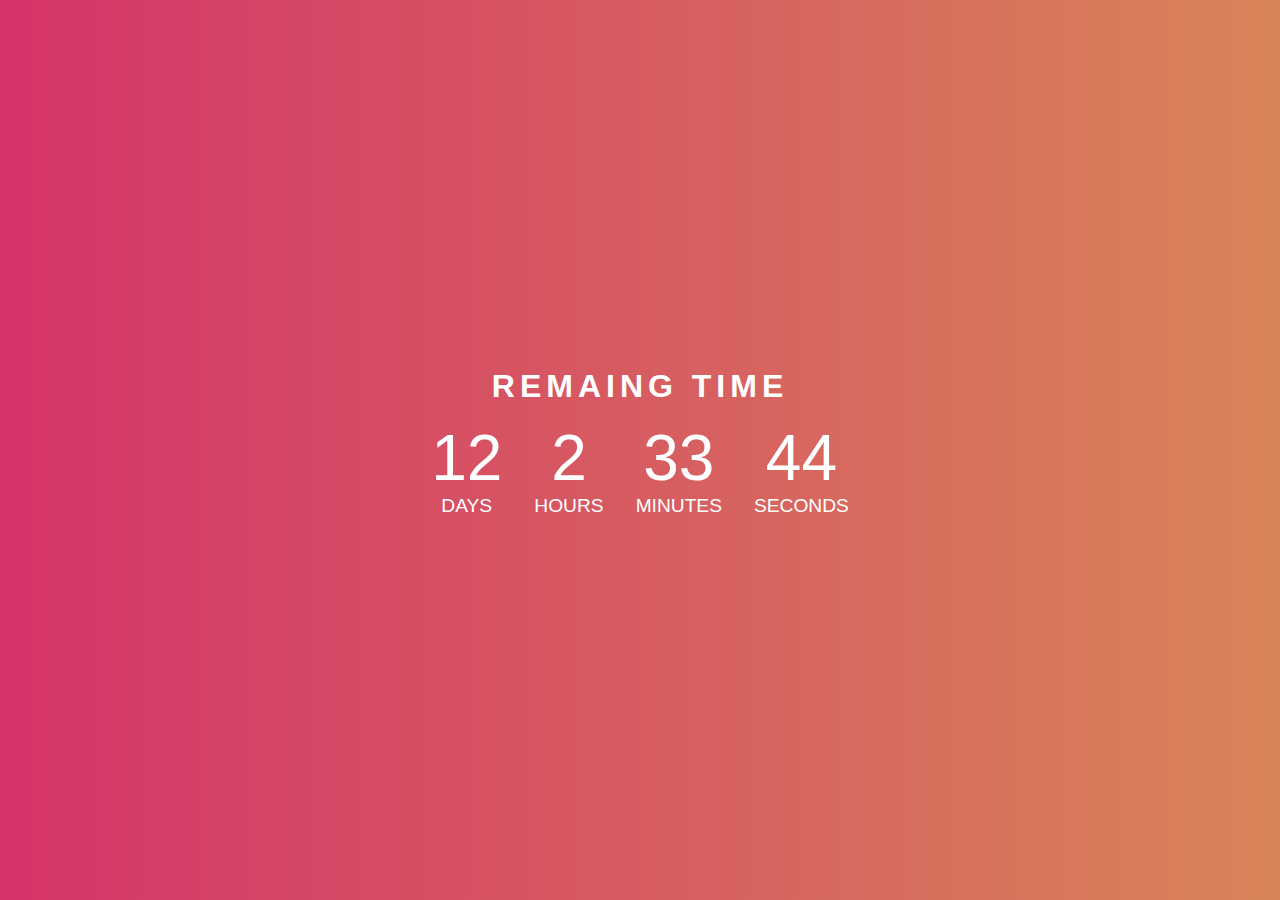
<file: Countdown Timer/index.html>
<!DOCTYPE html>
<html lang="en">
  <head>
    <meta charset="UTF-8" />
    <meta http-equiv="X-UA-Compatible" content="IE=edge" />
    <meta name="viewport" content="width=device-width, initial-scale=1.0" />
    <title>Document</title>

    <link rel="stylesheet" href="style.css" />
  </head>
  <body>
    <div class="container">
      <h1>Remaing Time</h1>

      <div class="counterTimer">
        <p><span class="days">12</span> Days</p>
        <p><span class="hours">2</span> Hours</p>
        <p><span class="minutes">33</span> Minutes</p>
        <p><span class="seconds">44</span> Seconds</p>
      </div>
    </div>
  </body>

  <script src="./index.js"></script>
</html>
</file>
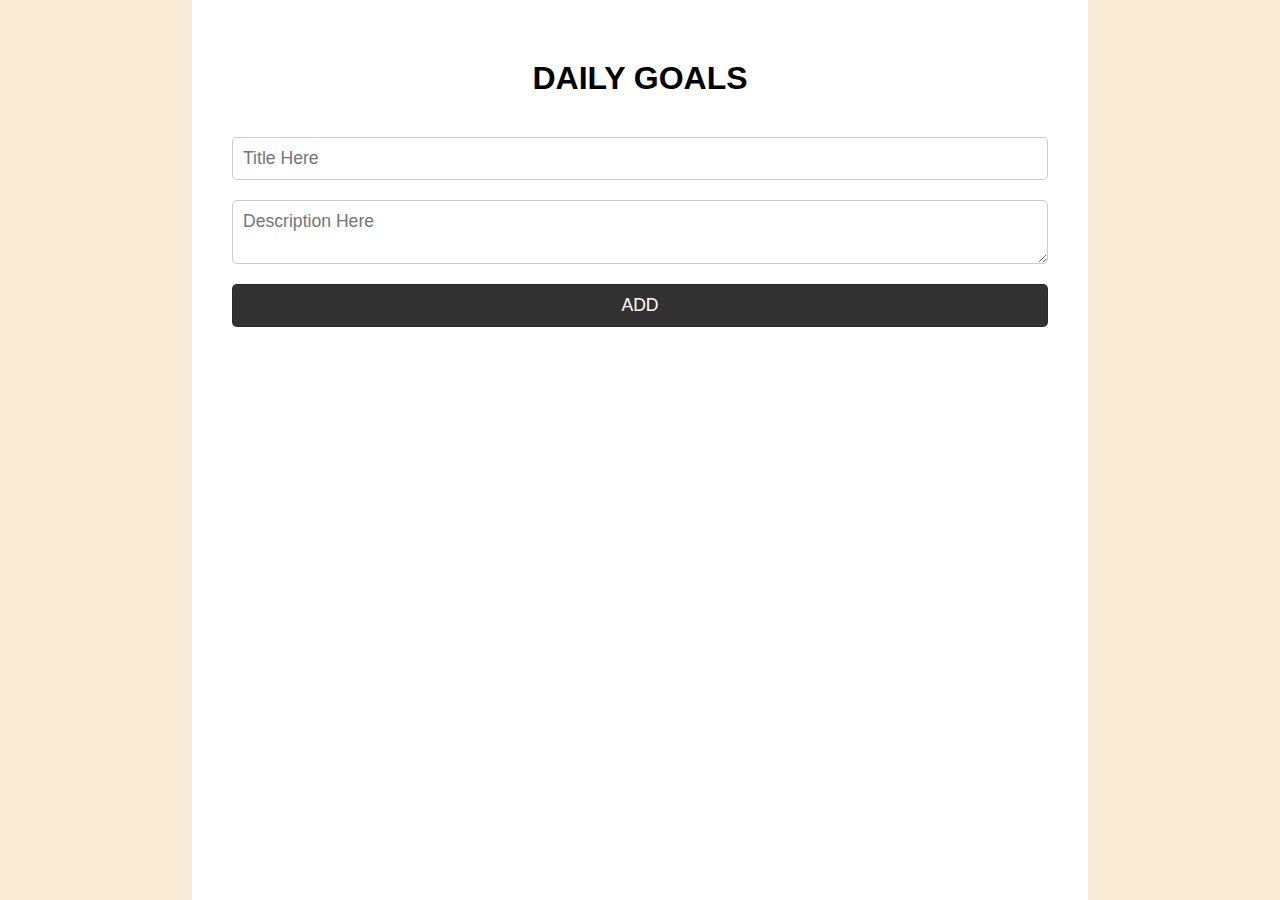
<file: Daily Goals/index.html>
<!DOCTYPE html>
<html lang="en">
  <head>
    <meta charset="UTF-8" />
    <meta http-equiv="X-UA-Compatible" content="IE=edge" />
    <meta name="viewport" content="width=device-width, initial-scale=1.0" />
    <title>Daily Goals</title>
    <link rel="stylesheet" href="style.css" />
  </head>
  <body>
    <div class="container">
      <h1>DAILY GOALS</h1>
      <form>
        <input type="text" id="title" placeholder="Title Here" required />

        <textarea
          id="description"
          placeholder="Description Here"
          required
        ></textarea>

        <button type="submit">ADD</button>
      </form>

      <!-- <div class="task">
        <div>
          <p>Title Here</p>
          <span>Description Here</span>
        </div>
        <button class="deleteBtn">-</button>
      </div> -->
    </div>
  </body>
  <script src="./index.js"></script>
</html>
</file>
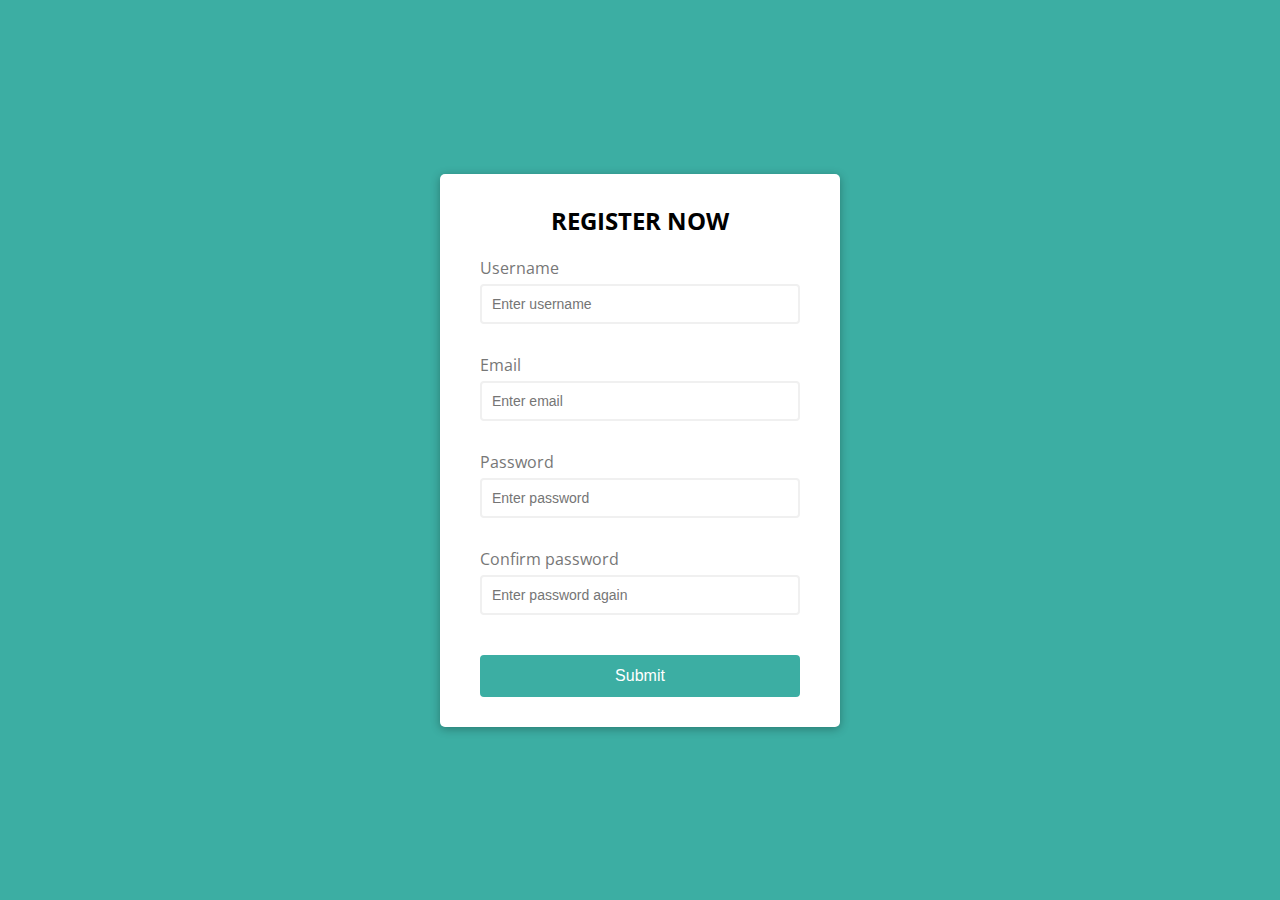
<file: form-validator/index.html>
<!DOCTYPE html>
<html lang="en">
<head>
    <meta charset="UTF-8">
    <meta http-equiv="X-UA-Compatible" content="IE=edge">
    <meta name="viewport" content="width=device-width, initial-scale=1.0">
    <link rel="stylesheet" href="style.css">
    <title>My Login Form</title>
</head>
<body>
    <div class="container">
        <form id="form" class="form">
            <h2>REGISTER NOW</h2>
            <div class="form-control">
                <label for="username">Username</label>
                <input type="text" id="username" placeholder="Enter username">
                <small>Error message</small>
            </div>
            <div class="form-control">
                <label for="email">Email</label>
                <input type="text" id="email" placeholder="Enter email">
                <small>Error message</small>
            </div>
            <div class="form-control">
                <label for="password">Password</label>
                <input type="new-password" id="password" placeholder="Enter password">
                <small>Error message</small>
            </div>
            <div class="form-control">
                <label for="password2">Confirm password</label>
                <input type="new-password" id="password2" placeholder="Enter password again">
                <small>Error message</small>
            </div>
            <button type="submit">Submit</button>
        </form>
    </div>
    <script src="script.js"></script>
</body>
</html>
</file>
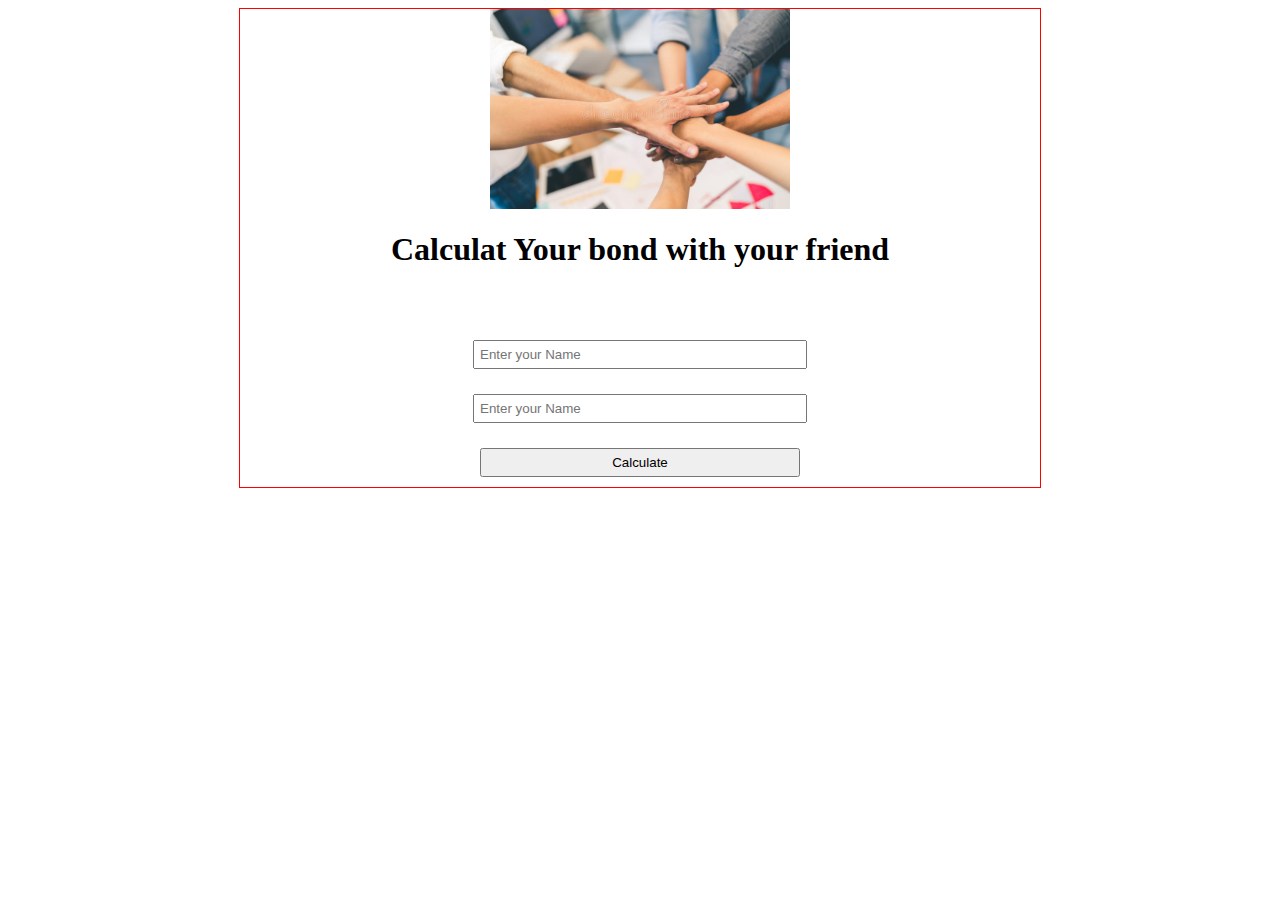
<file: FriendshipCaalculator/index.html>
<!DOCTYPE html>
<html lang="en">

<head>
    <meta charset="UTF-8">
    <meta http-equiv="X-UA-Compatible" content="IE=edge">
    <meta name="viewport" content="width=device-width, initial-scale=1.0">
    <title>Friendship Calculator</title>


    <style>
        .content {
            width: 800px;
            display: flex;
            flex-direction: column;
            justify-content: center;
            align-items: center;
            margin: 0 auto;
            border: 1px solid red;
        }

        input,
        button {
            margin-top: 15px;
            margin-bottom: 10px;
            padding: 5px;
            width: 40%;
        }
    </style>
    <script>

        function love() {
            let txt1 = document.getElementById("txt1").value;
            let txt2 = document.getElementById("txt2").value;

            if (txt1 && txt2) {
                let total = Math.floor(Math.random() * 100)
                str = (txt1 + txt2).replace(/\s/g, "");
                str = str.toLowerCase();

                if (localStorage.getItem(str)) {
                    total = localStorage.getItem(str);
                }
                else {
                    localStorage.setItem(str, total);

                }
                document.getElementById("result").innerText = total;
            }
            else {

                alert("Please enter valid Names")
            }
        }
    </script>
</head>

<body>

    <div class="content">
        <img src="./Image.jpg" style="width:300px" alt="">
        <h1 id="result">Calculat Your bond with your friend</h1>
        <br><br>
        <input type=" text" id="txt1" placeholder="Enter your Name">
        <input type="text" id="txt2" placeholder="Enter your Name">
        <button onclick="love()">Calculate</button>
    </div>

</body>

</html>
</file>
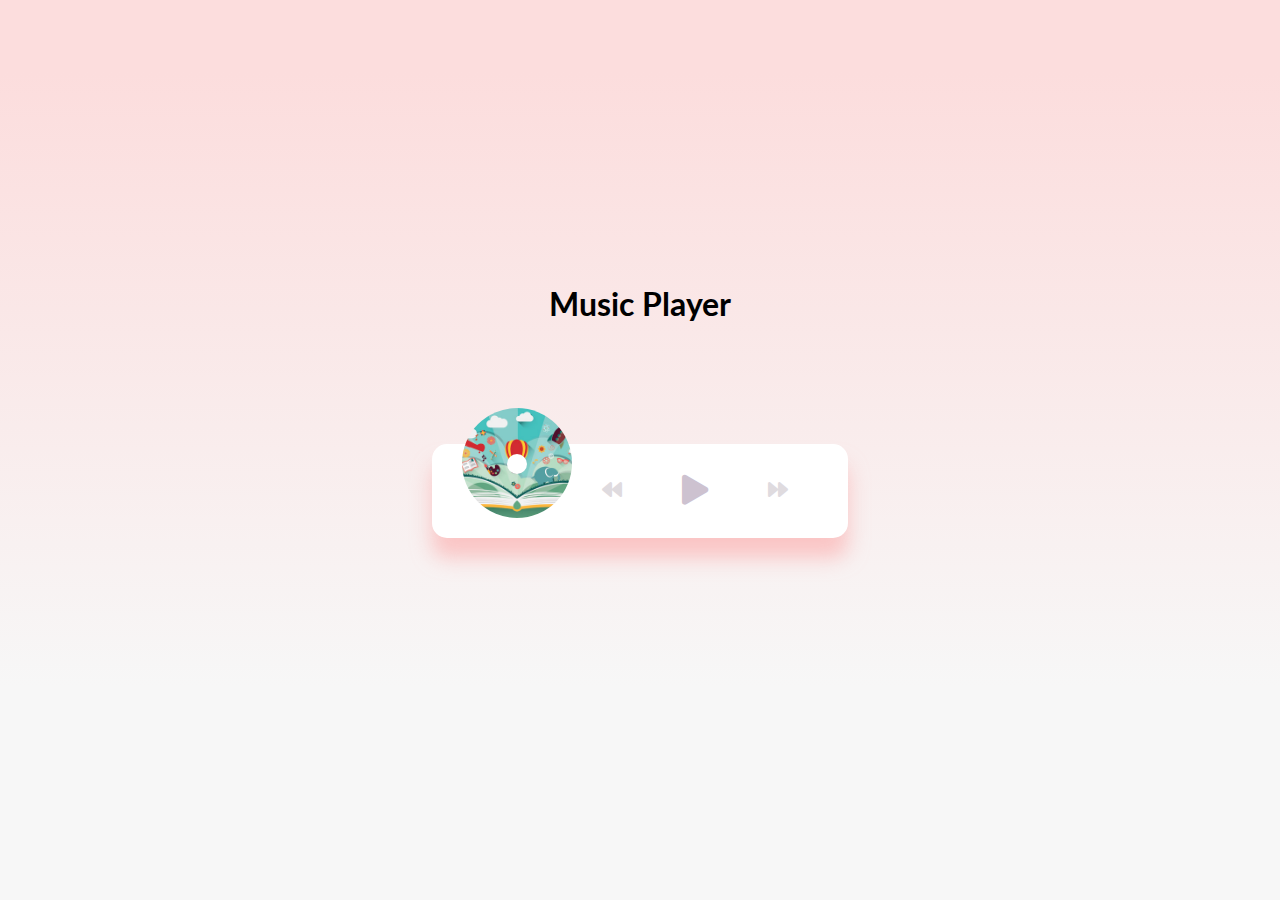
<file: musicPlayer/index.html>
<!DOCTYPE html>
<html lang="en">
  <head>
    <meta charset="UTF-8" />
    <meta name="viewport" content="width=device-width, initial-scale=1.0" />
    <meta http-equiv="X-UA-Compatible" content="ie=edge" />
    <link
      rel="stylesheet"
      href="https://cdnjs.cloudflare.com/ajax/libs/font-awesome/5.10.2/css/all.min.css"
    />
    <link rel="stylesheet" href="style.css" />
    <title>Music Player</title>
  </head>
  <body>
    <h1>Music Player</h1>

    <div class="music-container" id="music-container">
      <div class="music-info">
        <h4 id="title"></h4>
        <div class="progress-container" id="progress-container">
          <div class="progress" id="progress"></div>
        </div>
      </div>

      <audio src="music/ukulele.mp3" id="audio"></audio>

      <div class="img-container">
        <img src="images/ukulele.jpg" alt="music-cover" id="cover" />
      </div>
      <div class="navigation">
        <button id="prev" class="action-btn">
          <i class="fas fa-backward"></i>
        </button>
        <button id="play" class="action-btn action-btn-big">
          <i class="fas fa-play"></i>
        </button>
        <button id="next" class="action-btn">
          <i class="fas fa-forward"></i>
        </button>
      </div>
    </div>

    <script src="script.js"></script>
  </body>
</html>
</file>
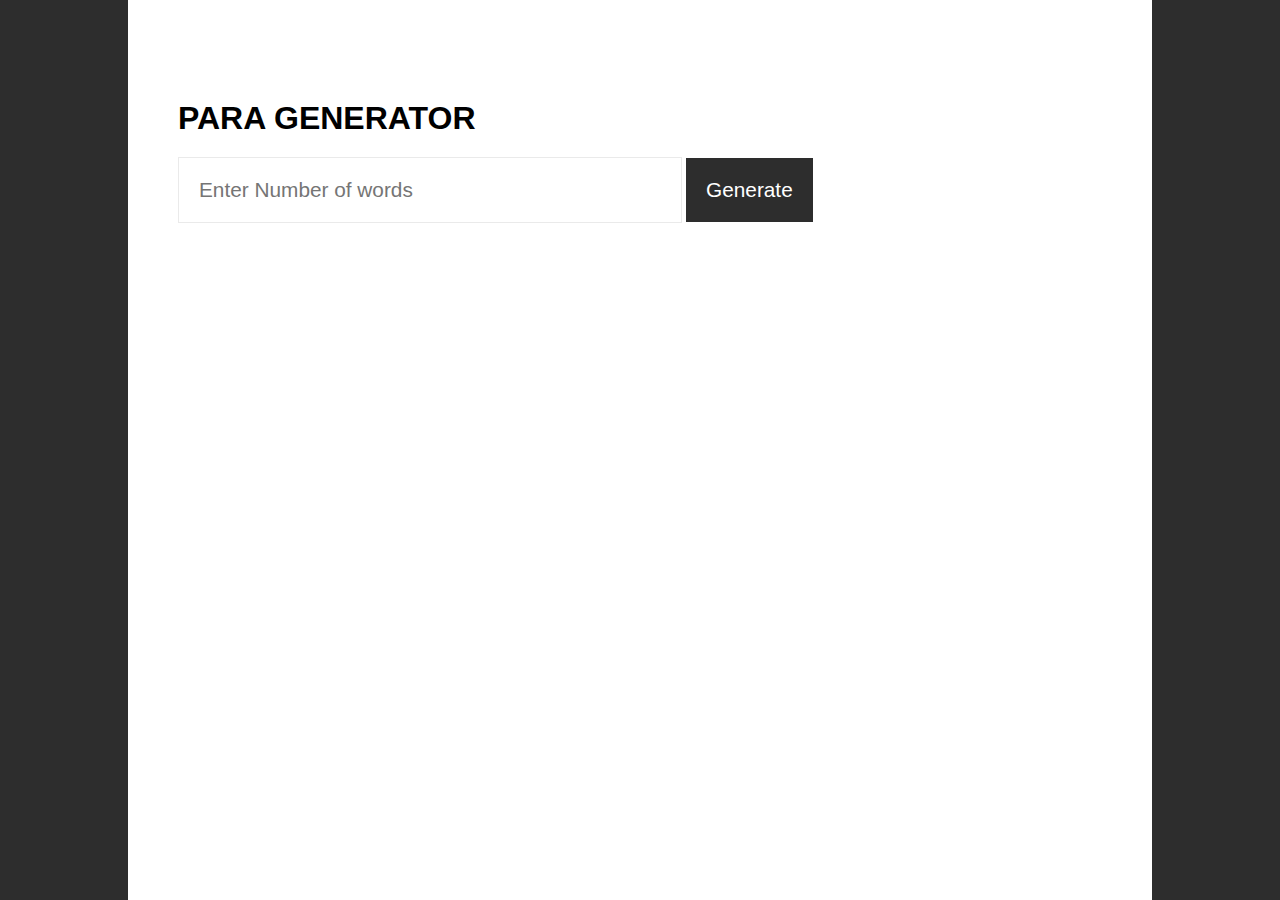
<file: PARA GENERATOR/index.html>
<!DOCTYPE html>
<html lang="en">
  <head>
    <meta charset="UTF-8" />
    <meta http-equiv="X-UA-Compatible" content="IE=edge" />
    <meta name="viewport" content="width=device-width, initial-scale=1.0" />
    <title>Para Generator</title>
    <link rel="stylesheet" href="style.css" />
  </head>
  <body>
    <div class="container">
      <h1>PARA GENERATOR</h1>

      <input
        type="number"
        id="numOfwords"
        placeholder="Enter Number of words"
      />

      <button onclick="generatePara()">Generate</button>
    </div>
  </body>
  <script src="./index.js"></script>
</html>
</file>
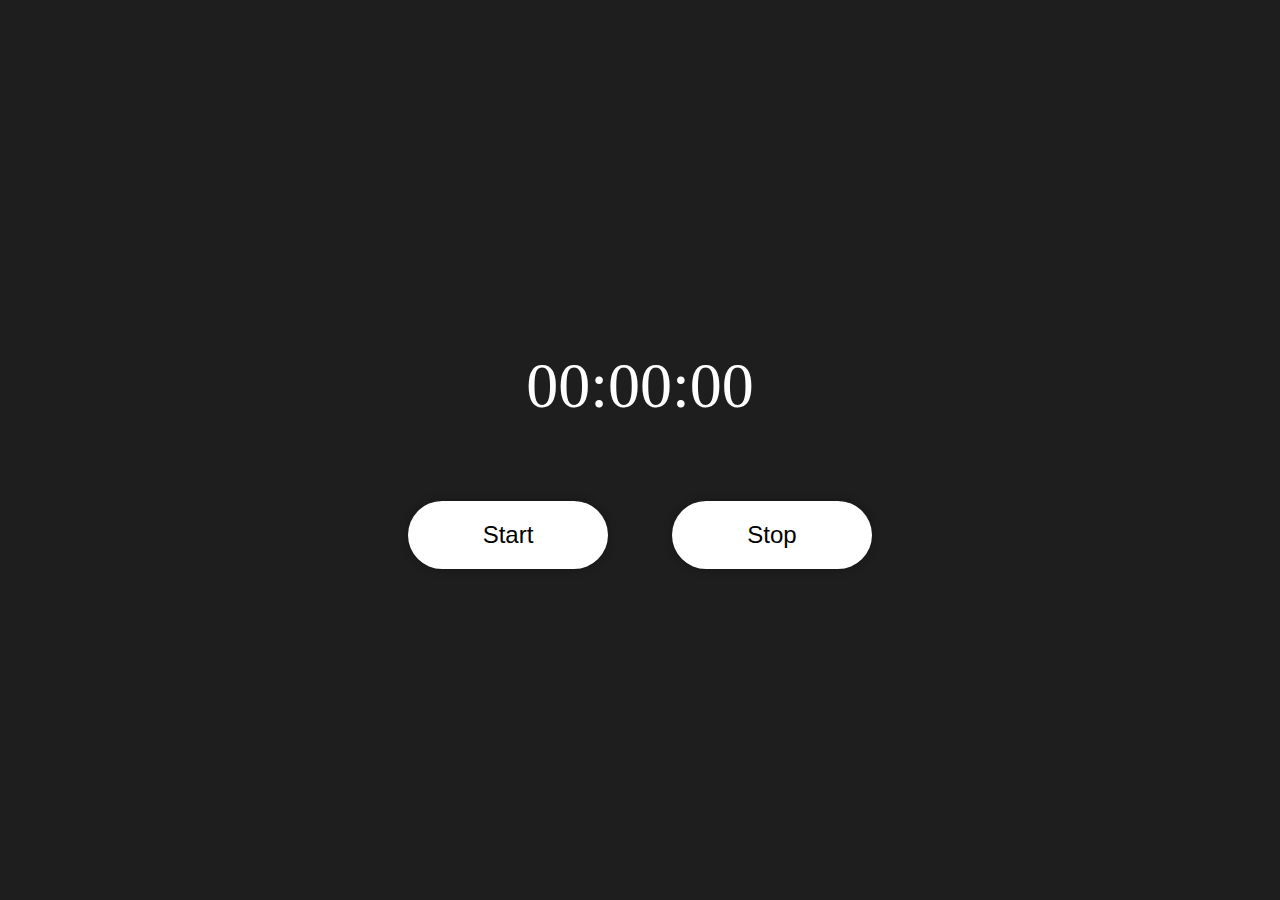
<file: Stopwatch/index.html>
<!DOCTYPE html>
<html lang="en">
  <head>
    <meta charset="UTF-8" />
    <meta http-equiv="X-UA-Compatible" content="IE=edge" />
    <meta name="viewport" content="width=device-width, initial-scale=1.0" />
    <title>Stop Watch</title>
    <link rel="stylesheet" href="style.css" />
  </head>
  <body>
    <div class="container">
      <div class="clock">00:00:00</div>
      <div>
        <button onclick="startStopwatch()">Start</button>
        <button onclick="stopStopwatch()">Stop</button>
      </div>
    </div>
  </body>
  <script src="./index.js"></script>
</html>
</file>
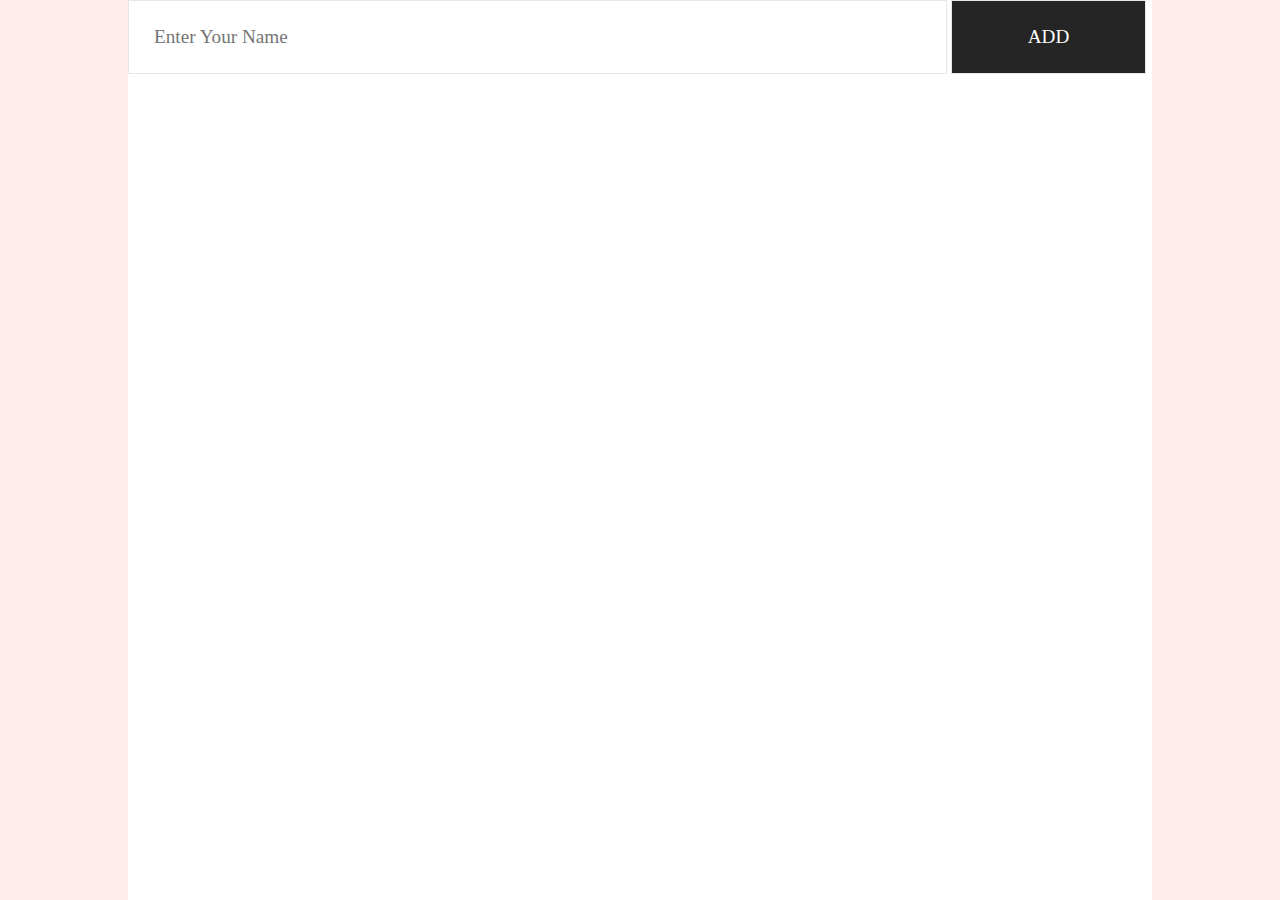
<file: Tag Generator/index.html>
<!DOCTYPE html>
<html lang="en">
  <head>
    <meta charset="UTF-8" />
    <meta http-equiv="X-UA-Compatible" content="IE=edge" />
    <meta name="viewport" content="width=device-width, initial-scale=1.0" />
    <link rel="stylesheet" href="style.css" />
    <title>Name Tag</title>
  </head>
  <body>
    <div class="container">
      <input placeholder="Enter Your Name" type="text" id="name" />
      <button onclick="addName()">ADD</button>

      <div class="tags"></div>
    </div>
  </body>
  <script src="./index.js"></script>
</html>
</file>
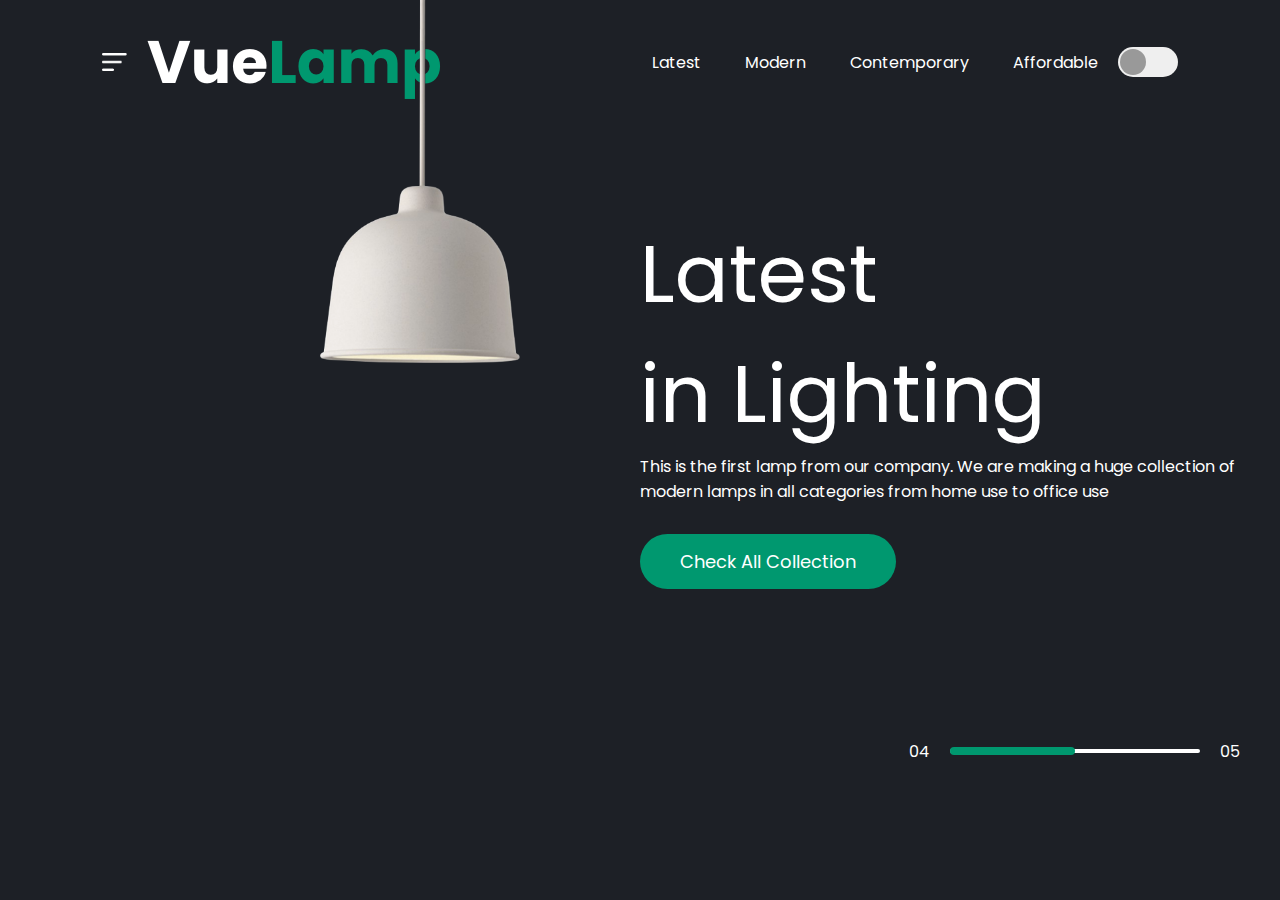
<file: VueLamp Project 1/index.html>
<!DOCTYPE html>
<html lang="en">
<head>
    <meta charset="UTF-8">
    <meta http-equiv="X-UA-Compatible" content="IE=edge">
    <meta name="viewport" content="width=device-width, initial-scale=1.0">
    <link rel="stylesheet" href="style.css">
    <link rel="preconnect" href="https://fonts.googleapis.com">
    <link rel="preconnect" href="https://fonts.gstatic.com" crossorigin>
    <link href="https://fonts.googleapis.com/css2?family=Poppins:wght@400;500;700&display=swap" rel="stylesheet">
    <title>Vue Lamps</title>
</head>
<body>
    <div class="hero">
        <nav>
            <img src="images/menu.png" class="menu-img" alt="">
            <img src="images/logo.png" class="logo-img" alt="">
            <ul>
                <li><a href="">Latest</a></li>
                <li><a href="">Modern</a></li>
                <li><a href="">Contemporary</a></li>
                <li><a href="">Affordable</a></li>
            </ul>
            <button type="button" onclick="toggleBtn()" id="btn"> <span></span> </button>
        </nav>

        <div class="lamp-container">
            <img src="images/lamp.png" class="lamp" alt="">
            <img src="images/light.png" class="light" id="light" alt="">
        </div>

        <div class="text-container">
            <h1>Latest <br> in Lighting</h1>
            <p>This is the first lamp from our company. We are making a huge collection of modern lamps in all categories 
                from home use to office use
            </p>
            <a href="">Check All Collection</a>
            <div class="control">
                <p>04</p>
                <div class="line"><span></span></div>
                <p>05</p>
            </div>
        </div>
      
    </div>



    <script>
        var btn = document.getElementById("btn");
        var light = document.getElementById("light");

        function toggleBtn() {
            btn.classList.toggle("active");
            light.classList.toggle("on");
        }
    </script>
</body>
</html>
</file>
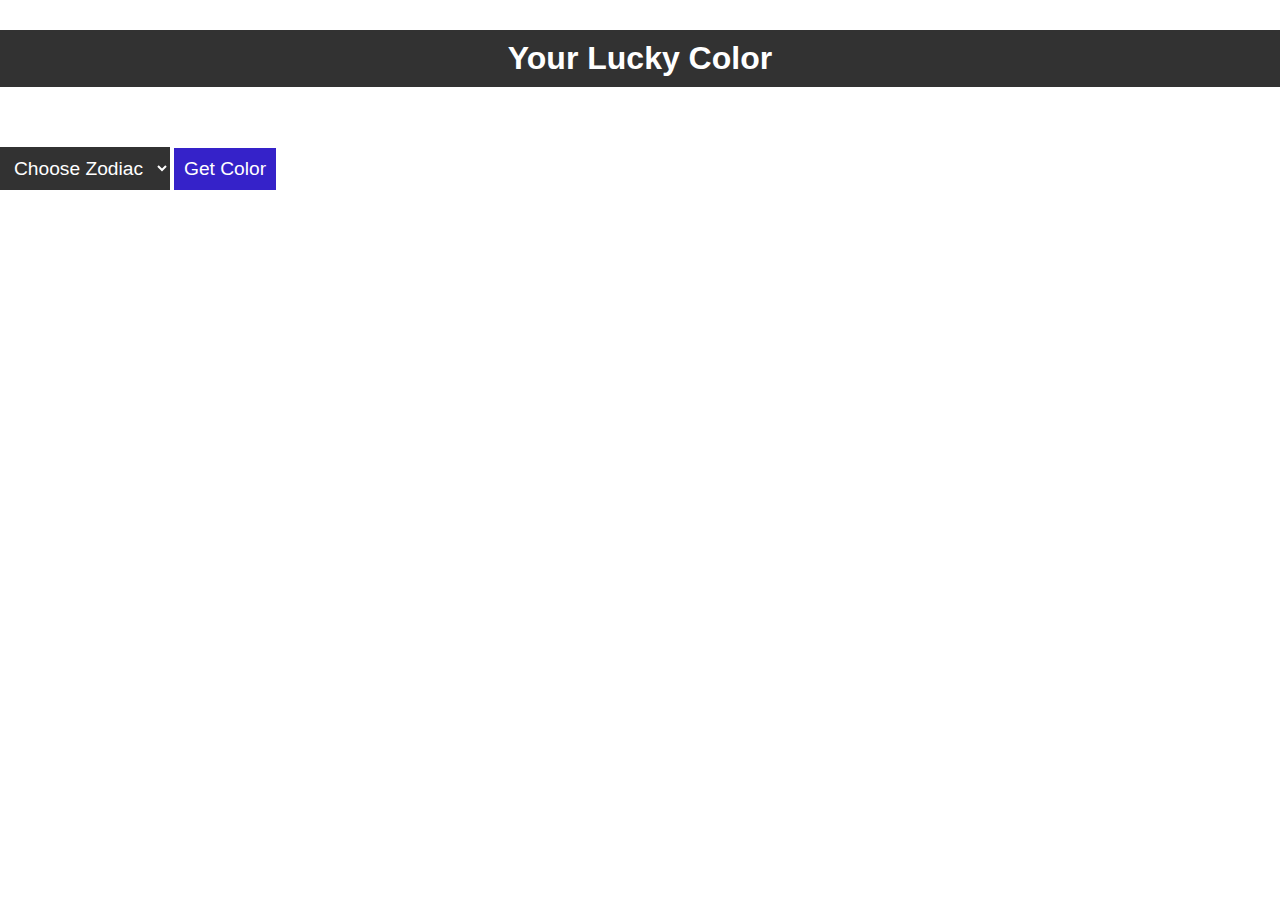
<file: YourFavouriteColor/index.html>
<!DOCTYPE html>
<html lang="en">
  <head>
    <meta charset="UTF-8" />
    <meta http-equiv="X-UA-Compatible" content="IE=edge" />
    <meta name="viewport" content="width=device-width, initial-scale=1.0" />
    <title>Lucky Color</title>
    <link rel="stylesheet" href="style.css" />
  </head>
  <body>
    <h1>Your Lucky Color</h1>

    <select id="zodiac">
      <option value="">Choose Zodiac</option>
      <option value="aries">Aries</option>
      <option value="tarus">Tarus</option>
      <option value="gemini">Gemini</option>
      <option value="cancer">Cancer</option>
      <option value="leo">Leo</option>
      <option value="virgo">Virgo</option>
      <option value="libra">Libra</option>
      <option value="scorpio">Scorpio</option>
      <option value="sagittarius">Sagittarius</option>
      <option value="capricorn">Capricorn</option>
      <option value="aquarius">Aquarius</option>
      <option value="pisces">Pisces</option>
    </select>

    <button onclick="changeBackground()">Get Color</button>
  </body>

  <script src="./index.js"></script>
</html>
</file>
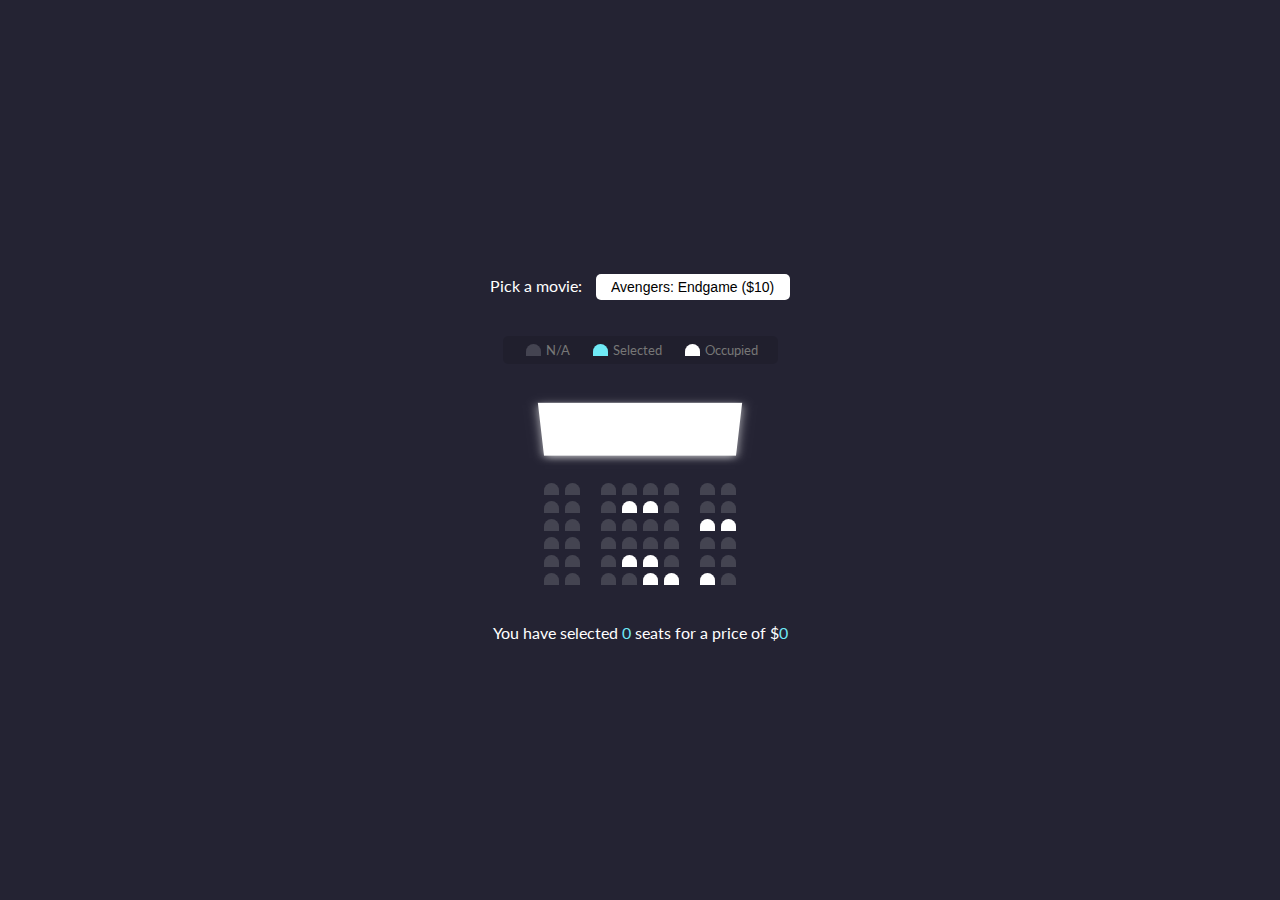
<file: movie-seat-booking/index2.html>
<!DOCTYPE html>
<html lang="en">
  <head>
    <meta charset="UTF-8" />
    <meta name="viewport" content="width=device-width, initial-scale=1.0" />
    <meta http-equiv="X-UA-Compatible" content="ie=edge" />
    <link rel="stylesheet" href="style.css" />
    <title>Movie Seat Booking</title>
  </head>
  <body>
    <div class="movie-container">
      <label>Pick a movie:</label>
      <select id="movie">
        <option value="10">Avengers: Endgame ($10)</option>
        <option value="12">Joker ($12)</option>
        <option value="8">Toy Story 4 ($8)</option>
        <option value="9">The Lion King ($9)</option>
      </select>
    </div>

    <ul class="showcase">
      <li>
        <div class="seat"></div>
        <small>N/A</small>
      </li>
      <li>
        <div class="seat selected"></div>
        <small>Selected</small>
      </li>
      <li>
        <div class="seat occupied"></div>
        <small>Occupied</small>
      </li>
    </ul>

    <div class="container">
      <div class="screen"></div>

      <div class="row">
        <div class="seat"></div>
        <div class="seat"></div>
        <div class="seat"></div>
        <div class="seat"></div>
        <div class="seat"></div>
        <div class="seat"></div>
        <div class="seat"></div>
        <div class="seat"></div>
      </div>
      <div class="row">
        <div class="seat"></div>
        <div class="seat"></div>
        <div class="seat"></div>
        <div class="seat occupied"></div>
        <div class="seat occupied"></div>
        <div class="seat"></div>
        <div class="seat"></div>
        <div class="seat"></div>
      </div>
      <div class="row">
        <div class="seat"></div>
        <div class="seat"></div>
        <div class="seat"></div>
        <div class="seat"></div>
        <div class="seat"></div>
        <div class="seat"></div>
        <div class="seat occupied"></div>
        <div class="seat occupied"></div>
      </div>
      <div class="row">
        <div class="seat"></div>
        <div class="seat"></div>
        <div class="seat"></div>
        <div class="seat"></div>
        <div class="seat"></div>
        <div class="seat"></div>
        <div class="seat"></div>
        <div class="seat"></div>
      </div>
      <div class="row">
        <div class="seat"></div>
        <div class="seat"></div>
        <div class="seat"></div>
        <div class="seat occupied"></div>
        <div class="seat occupied"></div>
        <div class="seat"></div>
        <div class="seat"></div>
        <div class="seat"></div>
      </div>
      <div class="row">
        <div class="seat"></div>
        <div class="seat"></div>
        <div class="seat"></div>
        <div class="seat"></div>
        <div class="seat occupied"></div>
        <div class="seat occupied"></div>
        <div class="seat occupied"></div>
        <div class="seat"></div>
      </div>
    </div>

    <p class="text">You have selected <span id="count">0</span> seats for a price of $<span id="total">0</span>
    </p>

    <script src="script2.js"></script>
  </body>
</html>
</file>
<file: Countdown Timer/style.css>
* {
  margin: 0%;
  padding: 0%;
  color: white;
  font-family: sans-serif;
}

.container {
  width: 100%;
  height: 100vh;
  background-image: url("./bg.png");
  display: flex;
  justify-content: center;
  align-items: center;
  flex-direction: column;
}

h1 {
  text-transform: uppercase;

  letter-spacing: 5px;
}

.counterTimer {
  display: flex;
}
.counterTimer > p {
  font-size: 1.2rem;
  padding: 1rem;
  text-align: center;
  text-transform: uppercase;
}
.counterTimer > p > span {
  display: block;
  font-size: 4rem;
}
</file>
<file: Daily Goals/style.css>
* {
  margin: 0%;
  padding: 0%;
}

body {
  background-color: antiquewhite;
}

.container {
  background-color: white;
  width: 70%;
  margin: auto;
  min-height: 100vh;
  padding: 30px;
  box-sizing: border-box;
}

h1 {
  font-family: sans-serif;
  text-align: center;
  margin: 30px;
}

form {
  display: flex;
  flex-direction: column;
}

input,
textarea,
button {
  padding: 10px;
  border: 1px solid rgba(0, 0, 0, 0.2);
  font: 100 1.1rem sans-serif;
  border-radius: 5px;
  outline: none;
  margin: 10px;
}
button {
  background-color: rgb(50, 50, 50);
  color: white;
  cursor: pointer;
}

button:hover {
  background-color: rgb(61, 9, 156);
}

.task {
  background-color: rgb(247, 247, 247);
  font: 100 1.1rem sans-serif;
  padding: 30px;
  margin: 2vmax;
  color: rgba(0, 0, 0, 0.868);
  display: flex;
  align-items: center;
}

.task > div {
  width: 100%;
}

.task span {
  color: rgba(0, 0, 0, 0.632);
}

.deleteBtn {
  border-radius: 100%;
  width: 30px;
  height: 30px;
  font-size: 1.6rem;
  display: flex;
  justify-content: center;
  align-items: center;
  background-color: crimson;
}
</file>
<file: form-validator/style.css>
@import url('https://fonts.googleapis.com/css?family=Open+Sans&display=swap');

:root {
  --success-color: #2ecc71;
  --error-color: #e74c3c;
}

* {
  box-sizing: border-box;
}

body {
  background-color: #3caea3;
  font-family: 'Open Sans', sans-serif;
  display: flex;
  align-items: center;
  justify-content: center;
  min-height: 100vh;
  margin: 0;
}

.container {
  background-color: #fff;
  border-radius: 5px;
  box-shadow: 0 2px 10px rgba(0, 0, 0, 0.3);
  width: 400px;
}

h2 {
  text-align: center;
  margin: 0 0 20px;
}

.form {
  padding: 30px 40px;
}

.form-control {
  margin-bottom: 10px;
  padding-bottom: 20px;
  position: relative;
}

.form-control label {
  color: #777;
  display: block;
  margin-bottom: 5px;
}

.form-control input {
  border: 2px solid #f0f0f0;
  border-radius: 4px;
  display: block;
  width: 100%;
  padding: 10px;
  font-size: 14px;
}

.form-control input:focus {
  outline: 0;
  border-color: #777;
}

.form-control.success input {
  border-color: var(--success-color);
}

.form-control.error input {
  border-color: var(--error-color);
}

.form-control small {
  color: var(--error-color);
  position: absolute;
  bottom: 0;
  left: 0;
  visibility: hidden;
}

.form-control.error small {
  visibility: visible;
}

.form button {
  cursor: pointer;
  background-color: #3caea3;
  border: 2px solid #3caea3;
  border-radius: 4px;
  color: #fff;
  display: block;
  font-size: 16px;
  padding: 10px;
  margin-top: 20px;
  width: 100%;
}
</file>
<file: musicPlayer/style.css>
@import url('https://fonts.googleapis.com/css?family=Lato&display=swap');

* {
  box-sizing: border-box;
}

body {
  background-image: linear-gradient(
    0deg,
    rgba(247, 247, 247, 1) 23.8%,
    rgba(252, 221, 221, 1) 92%
  );
  height: 100vh;
  display: flex;
  flex-direction: column;
  align-items: center;
  justify-content: center;
  font-family: 'Lato', sans-serif;
  margin: 0;
}

.music-container {
  background-color: #fff;
  border-radius: 15px;
  box-shadow: 0 20px 20px 0 rgba(252, 169, 169, 0.6);
  display: flex;
  padding: 20px 30px;
  position: relative;
  margin: 100px 0;
  z-index: 10;
}

.img-container {
  position: relative;
  width: 110px;
}

.img-container::after {
  content: '';
  background-color: #fff;
  border-radius: 50%;
  position: absolute;
  bottom: 100%;
  left: 50%;
  width: 20px;
  height: 20px;
  transform: translate(-50%, 50%);
}

.img-container img {
  border-radius: 50%;
  object-fit: cover;
  height: 110px;
  width: inherit;
  position: absolute;
  bottom: 0;
  left: 0;
  animation: rotate 3s linear infinite;

  animation-play-state: paused;
}

.music-container.play .img-container img {
  animation-play-state: running;
}

@keyframes rotate {
  from {
    transform: rotate(0deg);
  }

  to {
    transform: rotate(360deg);
  }
}

.navigation {
  display: flex;
  align-items: center;
  justify-content: center;
  z-index: 1;
}

.action-btn {
  background-color: #fff;
  border: 0;
  color: #dfdbdf;
  font-size: 20px;
  cursor: pointer;
  padding: 10px;
  margin: 0 20px;
}

.action-btn.action-btn-big {
  color: #cdc2d0;
  font-size: 30px;
}

.action-btn:focus {
  outline: 0;
}

.music-info {
  background-color: rgba(255, 255, 255, 0.5);
  border-radius: 15px 15px 0 0;
  position: absolute;
  top: 0;
  left: 20px;
  width: calc(100% - 40px);
  padding: 10px 10px 10px 150px;
  opacity: 0;
  transform: translateY(0%);
  transition: transform 0.3s ease-in, opacity 0.3s ease-in;
  z-index: 0;
}

.music-container.play .music-info {
  opacity: 1;
  transform: translateY(-100%);
}

.music-info h4 {
  margin: 0;
}

.progress-container {
  background: #fff;
  border-radius: 5px;
  cursor: pointer;
  margin: 10px 0;
  height: 4px;
  width: 100%;
}

.progress {
  background-color: #fe8daa;
  border-radius: 5px;
  height: 100%;
  width: 0%;
  transition: width 0.1s linear;
}
</file>
<file: PARA GENERATOR/style.css>
* {
  margin: 0%;
  padding: 0%;
  background-color: rgb(45, 45, 45);
}

.container {
  width: 80%;
  min-height: 100vh;
  background-color: white;
  margin: auto;
  padding: 100px 50px;
  box-sizing: border-box;
}

.container h1 {
  background-color: white;
  font-family: "Gill Sans", "Gill Sans MT", Calibri, "Trebuchet MS", sans-serif;
}

#numOfwords {
  background-color: white;
  padding: 20px;
  width: 50%;
  margin-top: 20px;
  border: 1px solid rgb(234, 234, 234);
  outline: none;
  font: 100 1.3rem sans-serif;
}

button {
  color: white;
  padding: 20px;
  font: 100 1.3rem sans-serif;
  border: none;
  cursor: pointer;
  transition: background-color 0.5s;
}
button:hover {
  background-color: rgb(44, 29, 176);
}

.paras {
  background-color: rgb(238, 238, 238);
  color: rgb(21, 21, 21);
  font-family: Georgia, "Times New Roman", Times, serif;
  letter-spacing: 2px;
  word-spacing: 5px;
  padding: 20px;
  border-radius: 5px;
  margin-top: 20px;
}
</file>
<file: Stopwatch/style.css>
* {
  margin: 0%;
  padding: 0%;
}

.container {
  height: 100vh;
  background-color: rgb(30, 30, 30);
  display: flex;
  flex-direction: column;
  align-items: center;
  justify-content: center;
}

.clock {
  color: #fff;
  font-size: 4rem;
  padding: 3rem;
}

button {
  padding: 1.25rem;
  width: 200px;
  border: none;
  box-shadow: 0 0 10px rgba(0, 0, 0, 0.3);
  background-color: white;
  margin: 30px;
  cursor: pointer;
  font: 100 1.5rem sans-serif;
  border-radius: 50px;
}

button:hover {
  background-color: rgb(50, 50, 50);
  color: #fff;
}
</file>
<file: Tag Generator/style.css>
* {
  margin: 0%;
  padding: 0%;
}

body {
  background-color: rgb(255, 236, 236);
}
.container {
  width: 80%;
  min-height: 100vh;
  margin: auto;

  background-color: white;
}

input {
  padding: 25px;
  border: 1px solid rgb(230, 230, 230);
  width: 80%;
  box-sizing: border-box;
  outline: none;
  font: 100 1.2rem "Lucida Sans";
}
button {
  font: 100 1.2rem "Lucida Sans";
  padding: 25px;
  width: 19%;
  outline: none;
  background-color: rgb(37, 37, 37);
  color: #fff;
  border: 1px solid rgb(230, 230, 230);
  cursor: pointer;
  transition: background-color 0.3s;
}
button:hover {
  background-color: rgb(4, 4, 4);
}

.tags {
  display: flex;
  flex-wrap: wrap;
  justify-content: center;
}
.tag {
  padding: 25px;
  box-sizing: border-box;
  background-color: darkred;
  width: 30%;
  color: white;
  font-family: "Lucida Sans";
  margin: 10px;
  border-radius: 5px;
  transition: all 0.5s;
}

.tag:hover {
  transform: translateY(-10px);
}
</file>
<file: VueLamp Project 1/style.css>
* {
    margin: 0;
    padding: 0;
    font-family: 'poppins','sans-serif';
    box-sizing: border-box;
}
.hero {
    background: #1d2026;
    min-height: 100vh;
    width: 100%;
    color: #fff;
    position: relative;
}
nav {
    display: flex;
    align-items: center;
    padding: 20px 8%;
}

nav .menu-img {
    width: 25px;
    margin-right: 20px;
    cursor: pointer;
}
nav .logo {
    width: 160px;
    cursor: pointer;
}
nav ul {
    flex: 1;
    text-align: right;
}

nav ul li {
    display: inline-block;
    list-style: none;
    margin: 0 20px;
}
nav ul li a {
    text-decoration: none;
    color: #fff;
} 
nav ul li a:hover {
    
    color: #00986f;
} 

button {
    background: #efefef;
    height: 30px;
    width: 60px;
    border-radius: 20px;
    border: 0;
    outline: 0;
    cursor: pointer;
    transition: background 0.5s;
}

button span {
    display: block;
    background: #999;
    height: 26px;
    width: 26px;
    border-radius: 50%;
    margin-left: 2px;
    transition: background 0.5s, margin-left 0.5s;
}

.lamp-container {
    position: absolute;
    top: -20px;
    left: 25%;
    width: 200px;
}
.lamp{
    width: 100%;    
}
.light {
    position: absolute;
    top: 97%;
    left: 50%;
    transform: translateX(-50%);
    width: 700px;
    margin-left: -10px;
    opacity: 0;
    transition: opacity 0.5s;
}

.text-container {
    max-width: 600px;
    margin-top: 7%;
    margin-left: 50%;
}
.text-container h1 {
    font-size: 80px;
    font-weight: 400;
}
.text-container a {
    text-decoration: none;
    background: #00986f;
    padding: 14px 40px;
    display: inline-block;
    color: #fff;
    font-size: 18px;
    margin-top: 30px;
    border-radius: 30px;
}
.control {
    display: flex;
    align-items: center;
    justify-content: flex-end;
    margin-top: 150px;
}
.control .line {
    width: 250px;
    height: 4px;
    background: #fff;
    margin: 0 20px;
    border-radius: 2px;
}
.control .line span {
    width: 50%;
    height: 8px;
    margin-top: -2px;
    border-radius: 4px;
    background: #00986f;
    display: block;
}
.active {
    background: green;
}
.active span {
    background: #fff;
    margin-left: 31px;
}
.on {
    opacity: 1;
}
</file>
<file: YourFavouriteColor/style.css>
* {
  margin: 0%;
  padding: 0;
}

h1 {
  text-align: center;
  font-family: "Gill Sans", "Gill Sans MT", Calibri, "Trebuchet MS", sans-serif;
  margin: 30px 0;
  color: white;
  padding: 10px;
  background-color: rgb(50, 50, 50);
}

select,
button {
  cursor: pointer;
  border: none;
  outline: none;
  margin: 30px 0;
  color: white;
  padding: 10px;
  font: 100 1.2rem sans-serif;
  background-color: rgb(50, 50, 50);
}

button {
  background-color: rgb(53, 34, 201);
}
</file>
<file: movie-seat-booking/style.css>
@import url('https://fonts.googleapis.com/css?family=Lato&display=swap');

* {
  box-sizing: border-box;
}

body {
  background-color: #242333;
  color: #fff;
  display: flex;
  flex-direction: column;
  align-items: center;
  justify-content: center;
  height: 100vh;
  font-family: 'Lato', sans-serif;
  margin: 0;
}

.movie-container {
  margin: 20px 0;
}

.movie-container select {
  background-color: #fff;
  border: 0;
  border-radius: 5px;
  font-size: 14px;
  margin-left: 10px;
  padding: 5px 15px 5px 15px;
  -moz-appearance: none;
  -webkit-appearance: none;
  appearance: none;
}

.container {
  perspective: 800px;
  margin-bottom: 30px;
}

.seat {
  background-color: #444451;
  height: 12px;
  width: 15px;
  margin: 3px;
  border-top-left-radius: 10px;
  border-top-right-radius: 10px;
}

.seat.selected {
  background-color: #6feaf6;
}

.seat.occupied {
  background-color: #fff;
}

.seat:nth-of-type(2) {
  margin-right: 18px;
}

.seat:nth-last-of-type(2) {
  margin-left: 18px;
}

.seat:not(.occupied):hover {
  cursor: pointer;
  transform: scale(1.2);
}

.showcase .seat:not(.occupied):hover {
  cursor: default;
  transform: scale(1);
}

.showcase {
  background: rgba(0, 0, 0, 0.1);
  padding: 5px 10px;
  border-radius: 5px;
  color: #777;
  list-style-type: none;
  display: flex;
  justify-content: space-between;
}

.showcase li {
  display: flex;
  align-items: center;
  justify-content: center;
  margin: 0 10px;
}

.showcase li small {
  margin-left: 2px;
}

.row {
  display: flex;
}

.screen {
  background-color: #fff;
  height: 70px;
  width: 100%;
  margin: 15px 0;
  transform: rotateX(-45deg);
  box-shadow: 0 3px 10px rgba(255, 255, 255, 0.7);
}

p.text {
  margin: 5px 0;
}

p.text span {
  color: #6feaf6;
}
</file>
